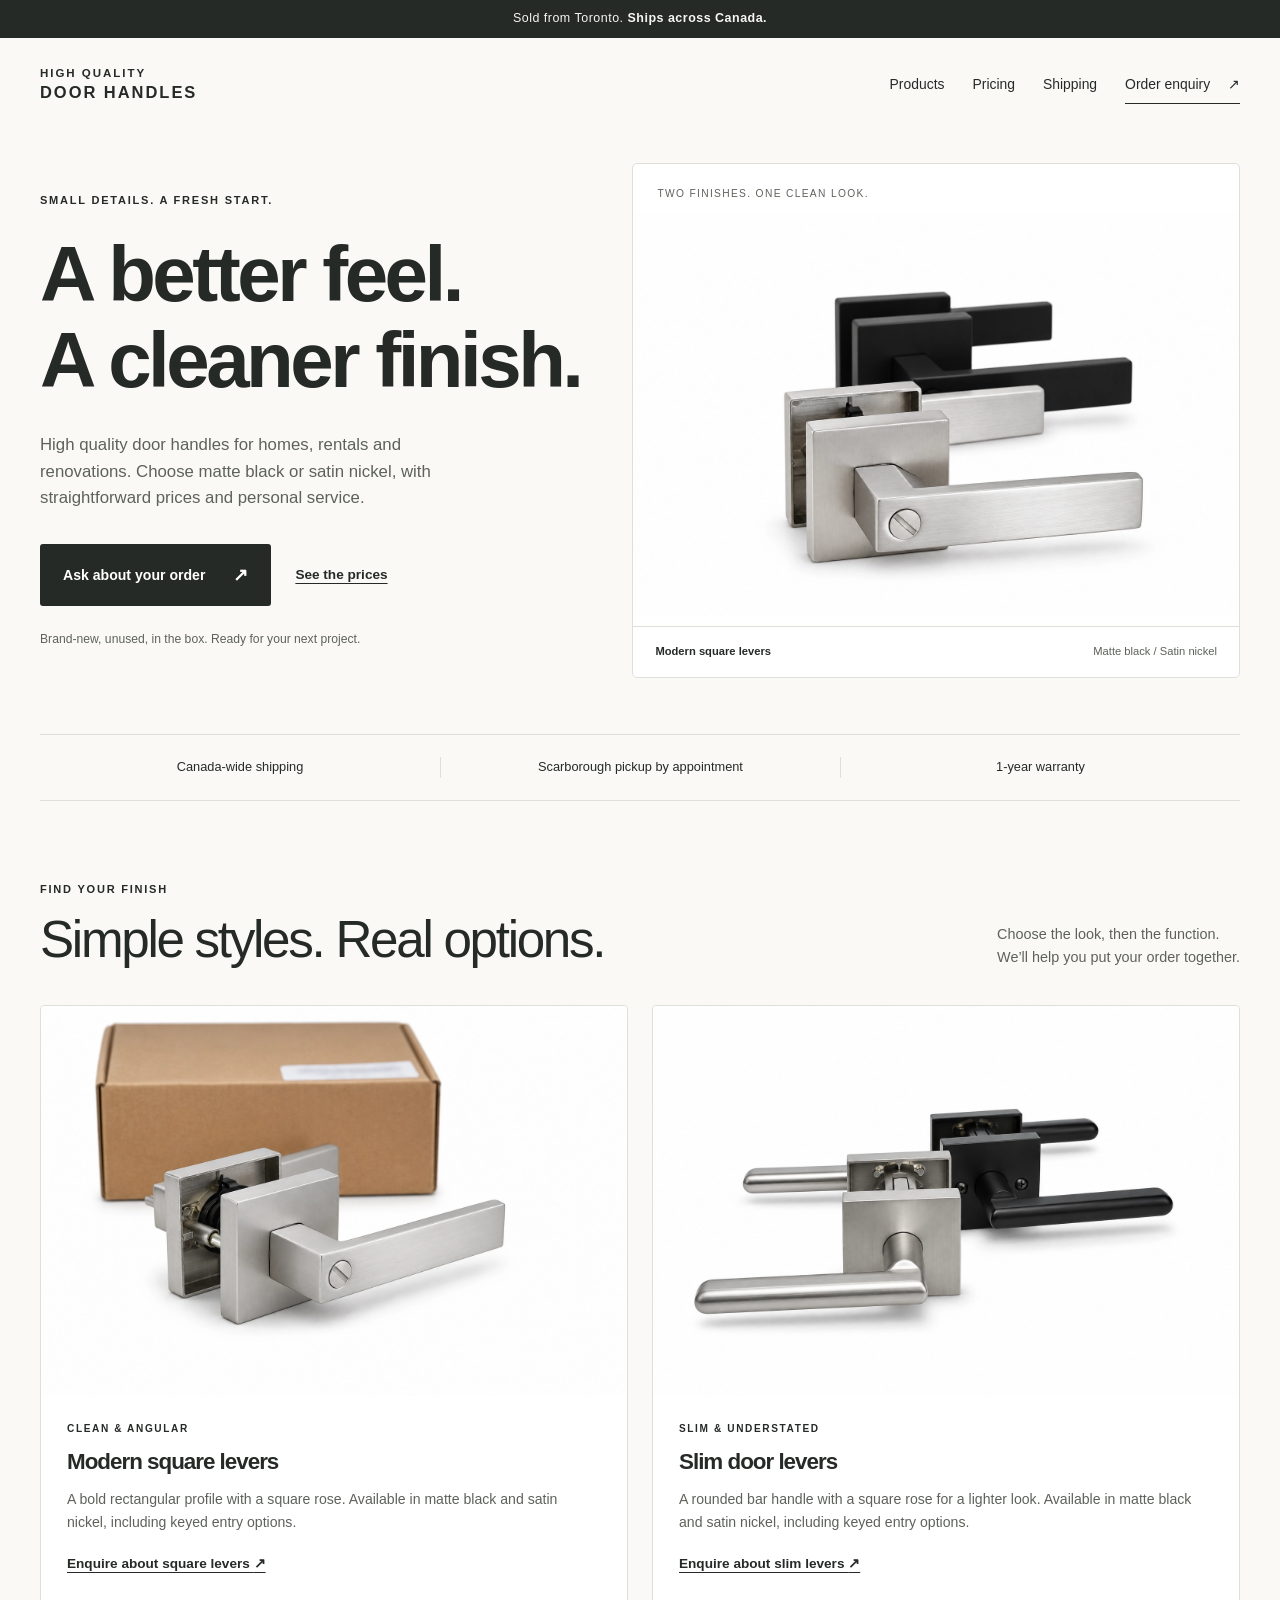
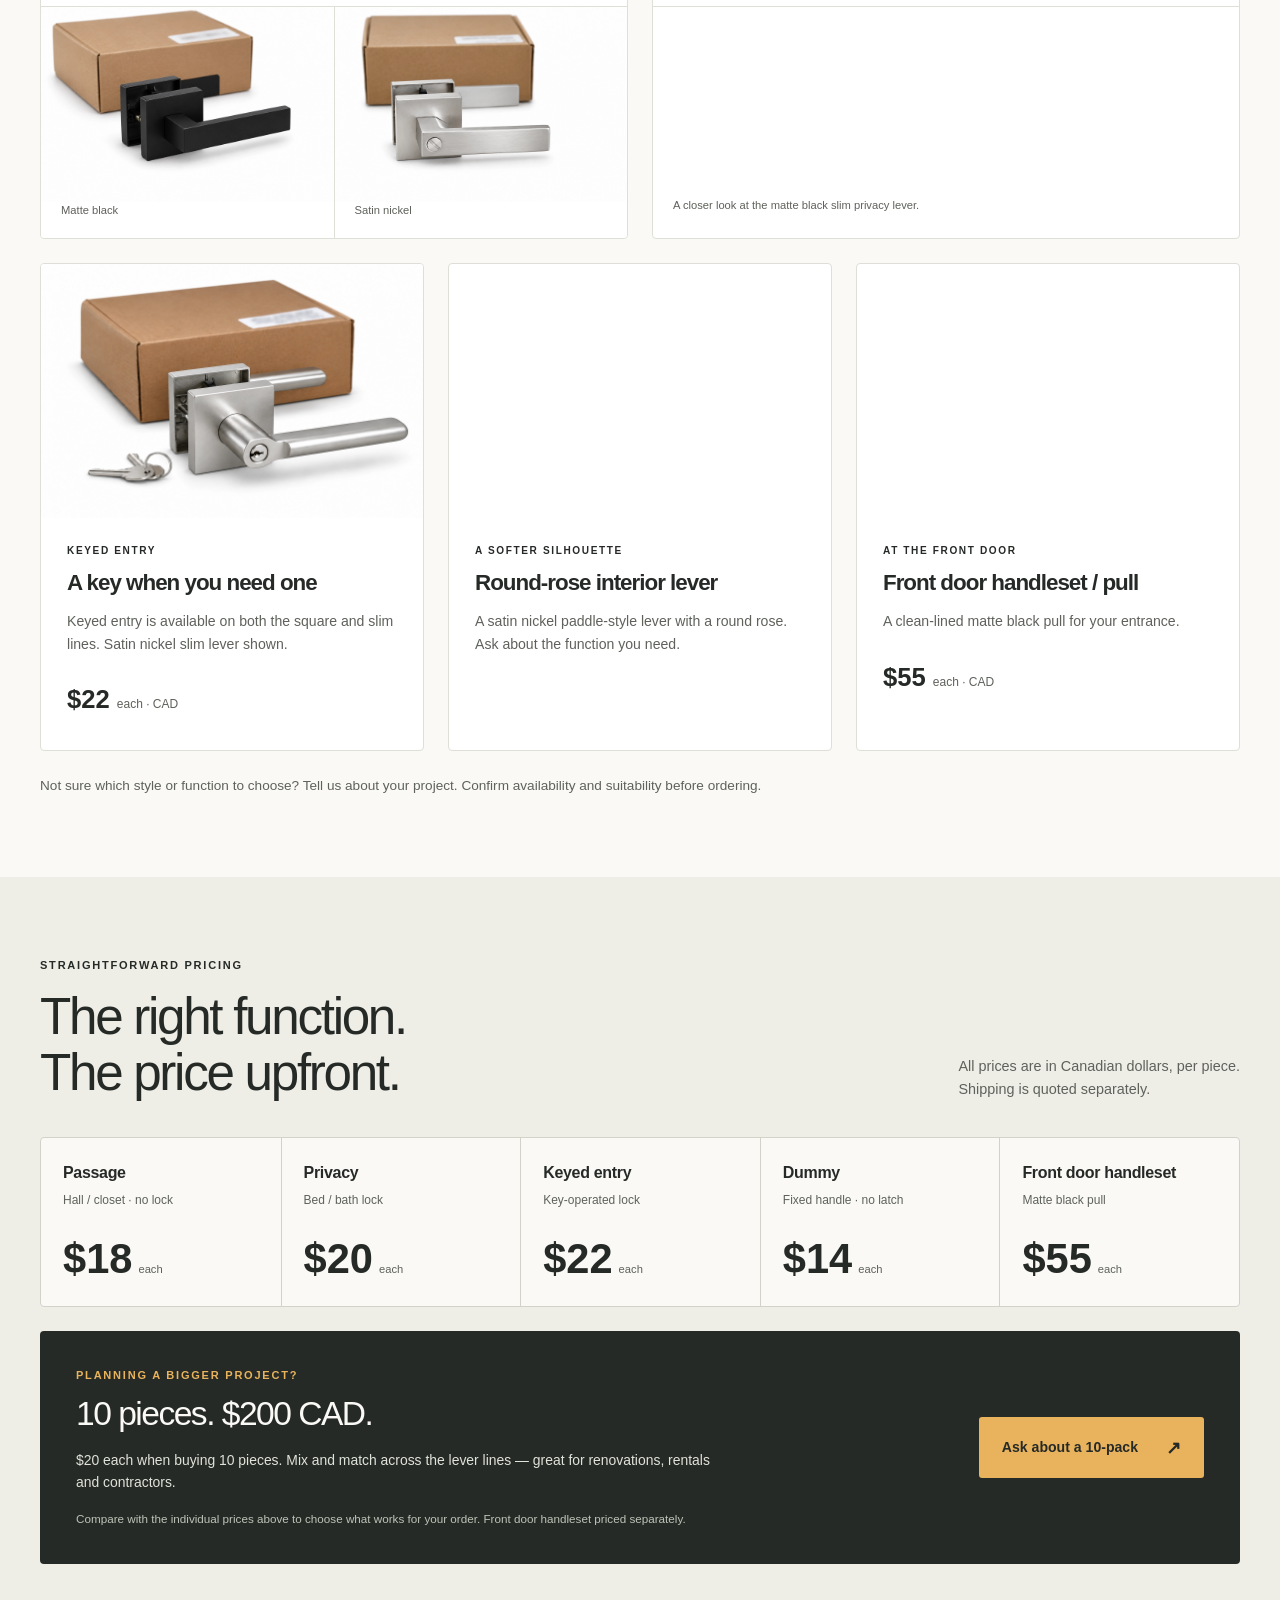
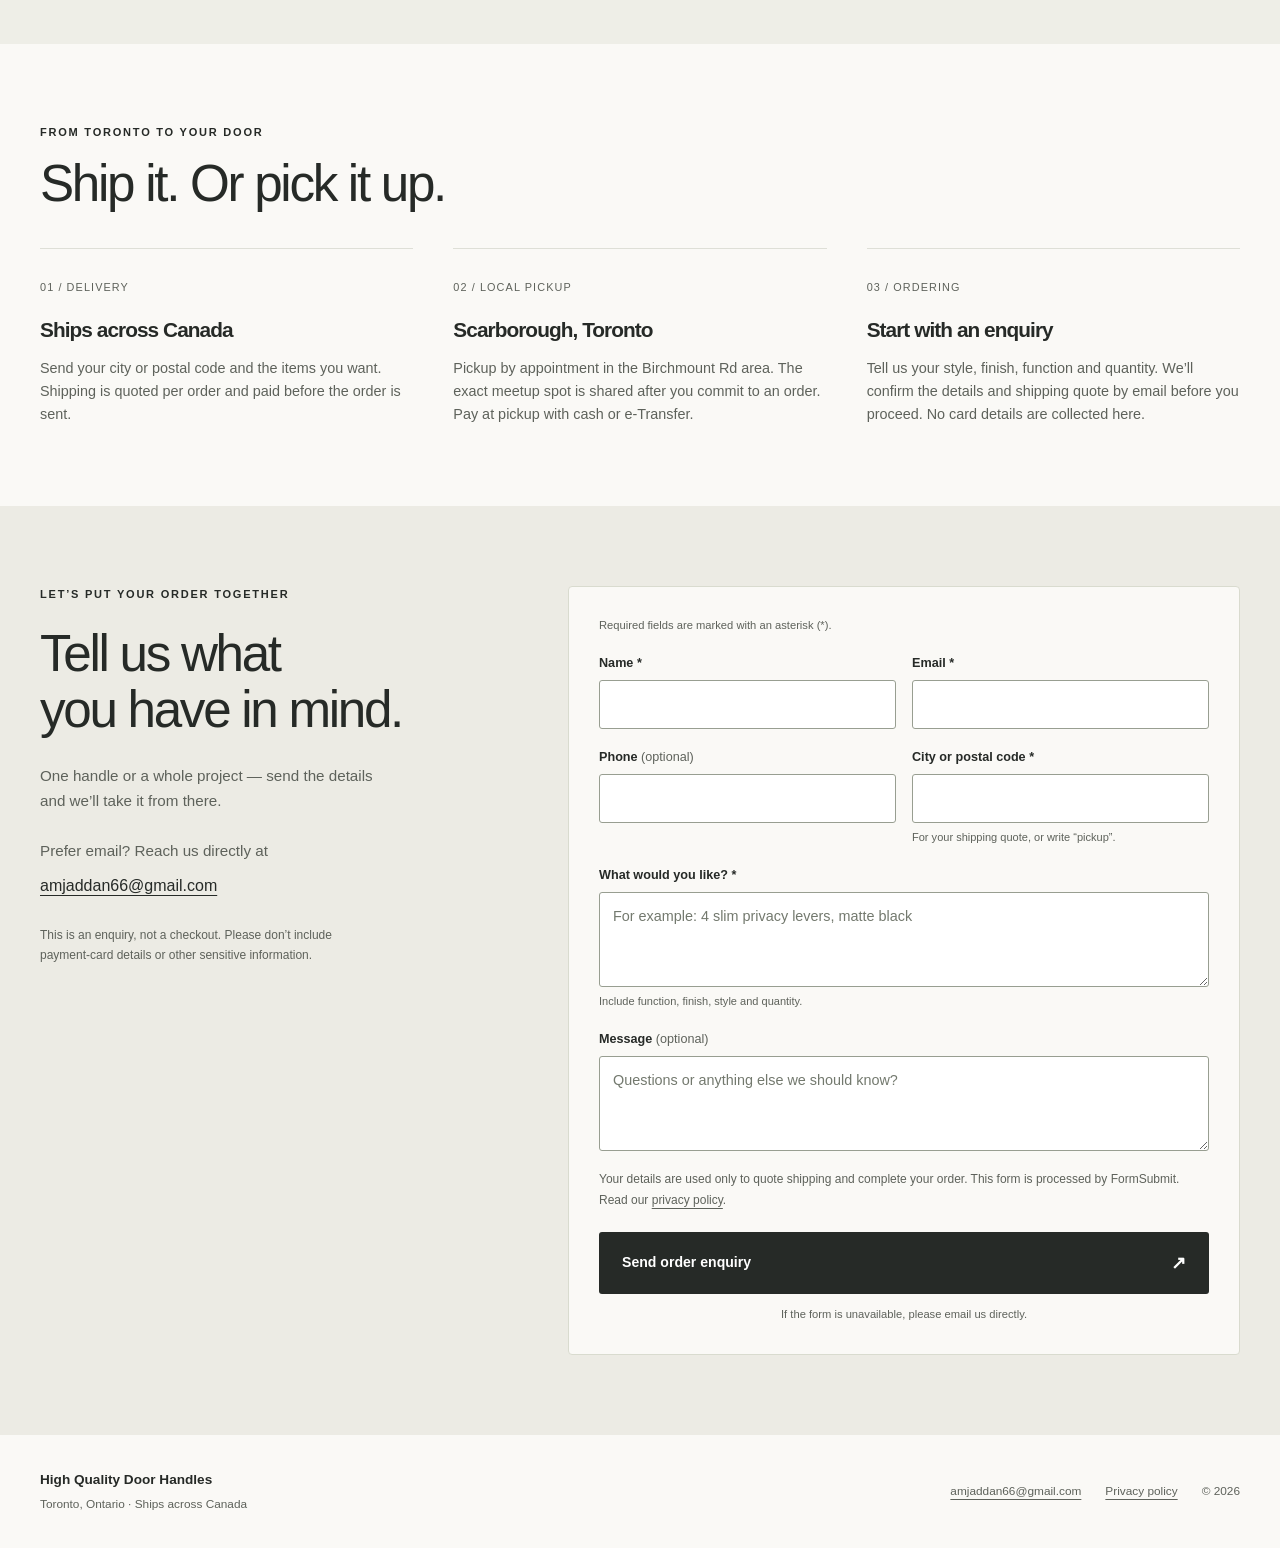
<file: index.html>
<!doctype html>
<html lang="en-CA">
<head>
  <meta charset="utf-8">
  <meta name="viewport" content="width=device-width, initial-scale=1">
  <meta name="description" content="Brand-new door handles in matte black and satin nickel. Clear CAD pricing, Canada-wide shipping quotes, and appointment pickup in Scarborough, Toronto.">
  <meta name="theme-color" content="#262a27">
  <title>High Quality Door Handles</title>
  <link rel="stylesheet" href="styles.css">
</head>
<body>
<a class="skip" href="#main">Skip to content</a>
<div class="announcement">Sold from Toronto. <strong>Ships across Canada.</strong></div>
<header class="header wrap">
  <a class="brand" href="index.html" aria-label="High Quality Door Handles home">HIGH QUALITY<span>DOOR HANDLES</span></a>
  <nav aria-label="Main navigation"><a href="#products">Products</a><a href="#pricing">Pricing</a><a href="#shipping">Shipping</a><a class="nav-order" href="#order">Order enquiry <span aria-hidden="true">↗</span></a></nav>
</header>
<main id="main">
  <section class="hero wrap" aria-labelledby="hero-title">
    <div class="hero-copy">
      <p class="eyebrow">SMALL DETAILS. A FRESH START.</p>
      <h1 id="hero-title">A better feel.<br>A cleaner finish.</h1>
      <p class="intro">High quality door handles for homes, rentals and renovations. Choose matte black or satin nickel, with straightforward prices and personal service.</p>
      <div class="actions"><a class="button" href="#order">Ask about your order <span aria-hidden="true">↗</span></a><a class="text-link" href="#pricing">See the prices</a></div>
      <p class="hero-note">Brand-new, unused, in the box. Ready for your next project.</p>
    </div>
    <div class="hero-photo"><span class="photo-tag">TWO FINISHES. ONE CLEAN LOOK.</span><img src="images/square-levers.webp" width="1536" height="1024" fetchpriority="high" alt="Modern square-rose door levers in satin nickel and matte black"><div class="photo-caption"><span>Modern square levers</span><span>Matte black / Satin nickel</span></div></div>
  </section>
  <div class="benefits wrap" aria-label="At a glance"><span>Canada-wide shipping</span><span>Scarborough pickup by appointment</span><span>1-year warranty</span></div>

  <section class="section wrap" id="products" aria-labelledby="products-title">
    <div class="section-heading"><div><p class="eyebrow">FIND YOUR FINISH</p><h2 id="products-title">Simple styles. Real options.</h2></div><p>Choose the look, then the function.<br>We’ll help you put your order together.</p></div>
    <div class="catalogue">
      <article class="product wide">
        <img src="images/square-satin-nickel-box.webp" width="1536" height="1024" loading="lazy" decoding="async" alt="Satin nickel rectangular lever with a square rose beside its brown box">
        <div class="product-copy"><p class="eyebrow">CLEAN &amp; ANGULAR</p><h3>Modern square levers</h3><p>A bold rectangular profile with a square rose. Available in matte black and satin nickel, including keyed entry options.</p><a href="#order" class="text-link">Enquire about square levers <span aria-hidden="true">↗</span></a></div>
        <div class="detail-grid"><figure><img src="images/square-matte-black-box.webp" width="1536" height="1024" loading="lazy" decoding="async" alt="Matte black square lever beside its brown box"><figcaption>Matte black</figcaption></figure><figure><img src="images/square-satin-nickel-detail.webp" width="1536" height="1024" loading="lazy" decoding="async" alt="Another view of the satin nickel square lever beside its box"><figcaption>Satin nickel</figcaption></figure></div>
      </article>
      <article class="product wide">
        <img src="images/slim-levers.webp" width="1536" height="1024" loading="lazy" decoding="async" alt="Slim round-bar levers with square roses in satin nickel and matte black">
        <div class="product-copy"><p class="eyebrow">SLIM &amp; UNDERSTATED</p><h3>Slim door levers</h3><p>A rounded bar handle with a square rose for a lighter look. Available in matte black and satin nickel, including keyed entry options.</p><a href="#order" class="text-link">Enquire about slim levers <span aria-hidden="true">↗</span></a></div>
        <figure class="parts"><img src="images/slim-matte-black-parts.webp" width="1536" height="1024" loading="lazy" decoding="async" alt="Matte black slim privacy lever shown with its mechanism, latch and separate fittings"><figcaption>A closer look at the matte black slim privacy lever.</figcaption></figure>
      </article>
      <article class="product"><img src="images/keyed-satin-nickel.webp" width="1536" height="1024" loading="lazy" decoding="async" alt="Satin nickel keyed slim lever shown with keys and a brown box"><div class="product-copy"><p class="eyebrow">KEYED ENTRY</p><h3>A key when you need one</h3><p>Keyed entry is available on both the square and slim lines. Satin nickel slim lever shown.</p><p class="product-price">$22 <span>each · CAD</span></p></div></article>
      <article class="product"><img src="images/round-rose-interior.webp" width="1536" height="1024" loading="lazy" decoding="async" alt="Satin nickel paddle-style interior lever with round roses and the internal mechanism visible"><div class="product-copy"><p class="eyebrow">A SOFTER SILHOUETTE</p><h3>Round-rose interior lever</h3><p>A satin nickel paddle-style lever with a round rose. Ask about the function you need.</p></div></article>
      <article class="product"><img src="images/front-door-handleset.webp" width="1536" height="1024" loading="lazy" decoding="async" alt="Matte black front-door pull with rectangular mounting plates"><div class="product-copy"><p class="eyebrow">AT THE FRONT DOOR</p><h3>Front door handleset / pull</h3><p>A clean-lined matte black pull for your entrance.</p><p class="product-price">$55 <span>each · CAD</span></p></div></article>
    </div>
    <p class="section-note">Not sure which style or function to choose? Tell us about your project. Confirm availability and suitability before ordering.</p>
  </section>

  <section class="pricing-section" id="pricing" aria-labelledby="pricing-title"><div class="wrap section">
    <div class="section-heading"><div><p class="eyebrow">STRAIGHTFORWARD PRICING</p><h2 id="pricing-title">The right function.<br>The price upfront.</h2></div><p>All prices are in Canadian dollars, per piece.<br>Shipping is quoted separately.</p></div>
    <div class="price-list">
      <div class="price-item"><div><h3>Passage</h3><p>Hall / closet · no lock</p></div><strong>$18<span>each</span></strong></div>
      <div class="price-item"><div><h3>Privacy</h3><p>Bed / bath lock</p></div><strong>$20<span>each</span></strong></div>
      <div class="price-item"><div><h3>Keyed entry</h3><p>Key-operated lock</p></div><strong>$22<span>each</span></strong></div>
      <div class="price-item"><div><h3>Dummy</h3><p>Fixed handle · no latch</p></div><strong>$14<span>each</span></strong></div>
      <div class="price-item"><div><h3>Front door handleset</h3><p>Matte black pull</p></div><strong>$55<span>each</span></strong></div>
    </div>
    <aside class="bulk"><div><p class="eyebrow">PLANNING A BIGGER PROJECT?</p><h3>10 pieces. $200 CAD.</h3><p>$20 each when buying 10 pieces. Mix and match across the lever lines — great for renovations, rentals and contractors.</p><p class="bulk-note">Compare with the individual prices above to choose what works for your order. Front door handleset priced separately.</p></div><a class="button button-light" href="#order">Ask about a 10-pack <span aria-hidden="true">↗</span></a></aside>
  </div></section>

  <section class="section wrap" id="shipping" aria-labelledby="shipping-title">
    <div class="section-heading"><div><p class="eyebrow">FROM TORONTO TO YOUR DOOR</p><h2 id="shipping-title">Ship it. Or pick it up.</h2></div></div>
    <div class="info-grid"><article><span class="step">01 / DELIVERY</span><h3>Ships across Canada</h3><p>Send your city or postal code and the items you want. Shipping is quoted per order and paid before the order is sent.</p></article><article><span class="step">02 / LOCAL PICKUP</span><h3>Scarborough, Toronto</h3><p>Pickup by appointment in the Birchmount Rd area. The exact meetup spot is shared after you commit to an order. Pay at pickup with cash or e-Transfer.</p></article><article><span class="step">03 / ORDERING</span><h3>Start with an enquiry</h3><p>Tell us your style, finish, function and quantity. We’ll confirm the details and shipping quote by email before you proceed. No card details are collected here.</p></article></div>
  </section>

  <section class="order-section" id="order" aria-labelledby="order-title"><div class="wrap order-layout section">
    <div class="order-copy"><p class="eyebrow">LET’S PUT YOUR ORDER TOGETHER</p><h2 id="order-title">Tell us what<br>you have in mind.</h2><p>One handle or a whole project — send the details and we’ll take it from there.</p><p>Prefer email? Reach us directly at<br><a class="email" href="mailto:amjaddan66@gmail.com">amjaddan66@gmail.com</a></p><p class="small">This is an enquiry, not a checkout. Please don’t include payment-card details or other sensitive information.</p></div>
    <form action="https://formsubmit.co/amjaddan66@gmail.com" method="POST">
      <input type="hidden" name="_subject" value="Door handle order">
      <input type="hidden" name="_template" value="table">
      <div class="honeypot" aria-hidden="true"><label>Leave this field empty<input type="text" name="_honey" tabindex="-1" autocomplete="off"></label></div>
      <p class="form-note">Required fields are marked with an asterisk (*).</p>
      <div class="form-row"><div class="field"><label for="name">Name *</label><input id="name" name="name" autocomplete="name" maxlength="120" required></div><div class="field"><label for="email">Email *</label><input id="email" name="email" type="email" autocomplete="email" maxlength="254" required></div></div>
      <div class="form-row"><div class="field"><label for="phone">Phone <span>(optional)</span></label><input id="phone" name="phone" type="tel" autocomplete="tel" maxlength="40"></div><div class="field"><label for="location">City or postal code *</label><input id="location" name="city_or_postal_code" maxlength="120" aria-describedby="location-help" required><small id="location-help">For your shipping quote, or write “pickup”.</small></div></div>
      <div class="field"><label for="items">What would you like? *</label><textarea id="items" name="requested_items" rows="3" maxlength="3000" placeholder="For example: 4 slim privacy levers, matte black" aria-describedby="items-help" required></textarea><small id="items-help">Include function, finish, style and quantity.</small></div>
      <div class="field"><label for="message">Message <span>(optional)</span></label><textarea id="message" name="message" rows="3" maxlength="3000" placeholder="Questions or anything else we should know?"></textarea></div>
      <p class="small">Your details are used only to quote shipping and complete your order. This form is processed by FormSubmit. Read our <a href="privacy.html">privacy policy</a>.</p>
      <button class="button" type="submit">Send order enquiry <span aria-hidden="true">↗</span></button>
      <p class="form-note">If the form is unavailable, please email us directly.</p>
    </form>
  </div></section>
</main>
<footer class="wrap footer"><div><strong>High Quality Door Handles</strong><p>Toronto, Ontario · Ships across Canada</p></div><div><a href="mailto:amjaddan66@gmail.com">amjaddan66@gmail.com</a><a href="privacy.html">Privacy policy</a><span>© 2026</span></div></footer>
</body>
</html>
</file>
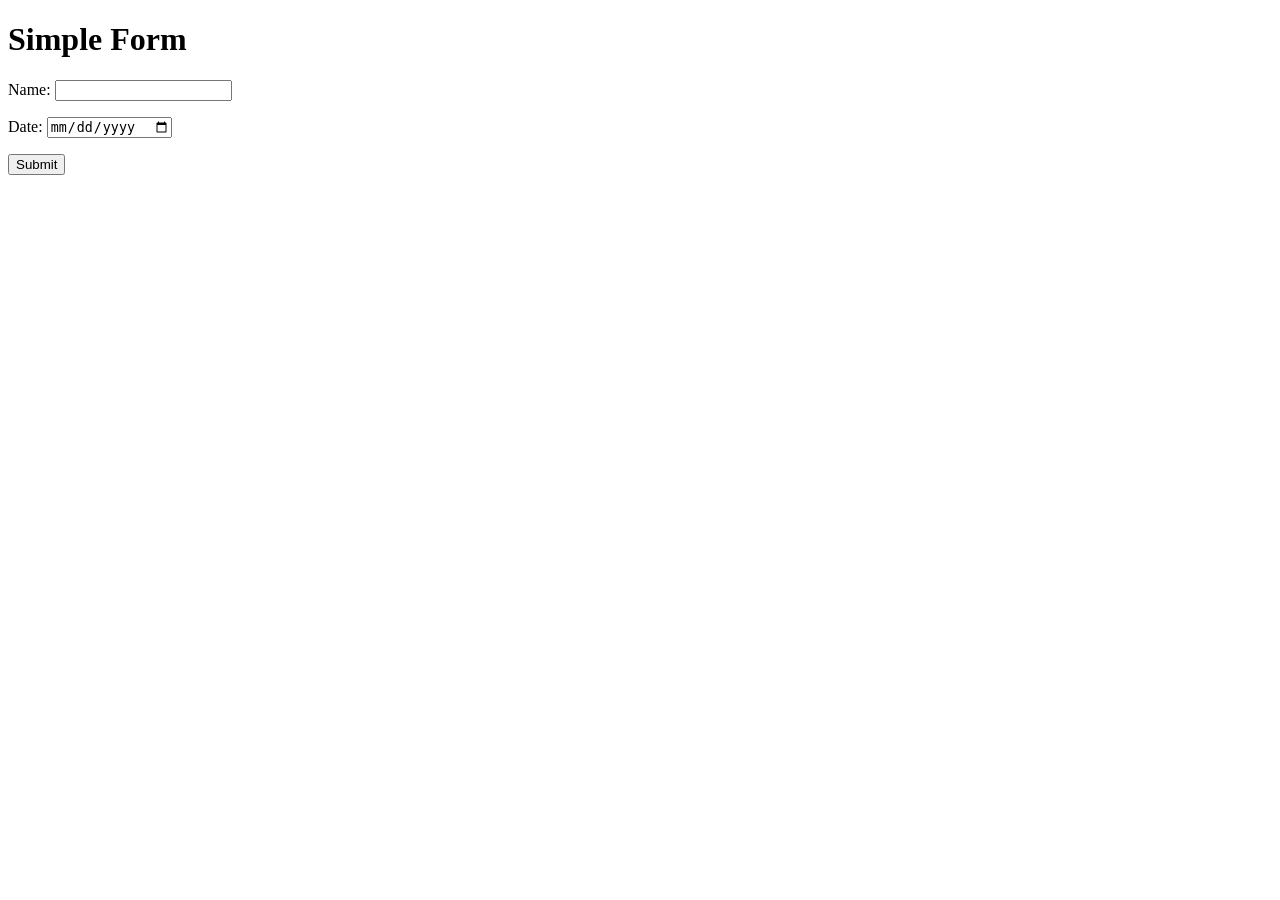
<file: form.html>
<!DOCTYPE html>
<html lang="en">
<head>
    <meta charset="UTF-8">
    <meta name="viewport" content="width=device-width, initial-scale=1.0">
    <title>Simple Form</title>
</head>
<body>
    <h1>Simple Form</h1>
    <form action="#" method="post">
        <p>
            <label for="name">Name:</label>
            <input type="text" id="name" name="name" required>
        </p>
        <p>
            <label for="appointment-date">Date:</label>
            <input type="date" id="appointment-date" name="appointment-date" required>
        </p>
        <p>
            <button type="submit">Submit</button>
        </p>
    </form>
</body>
</html>
</file>
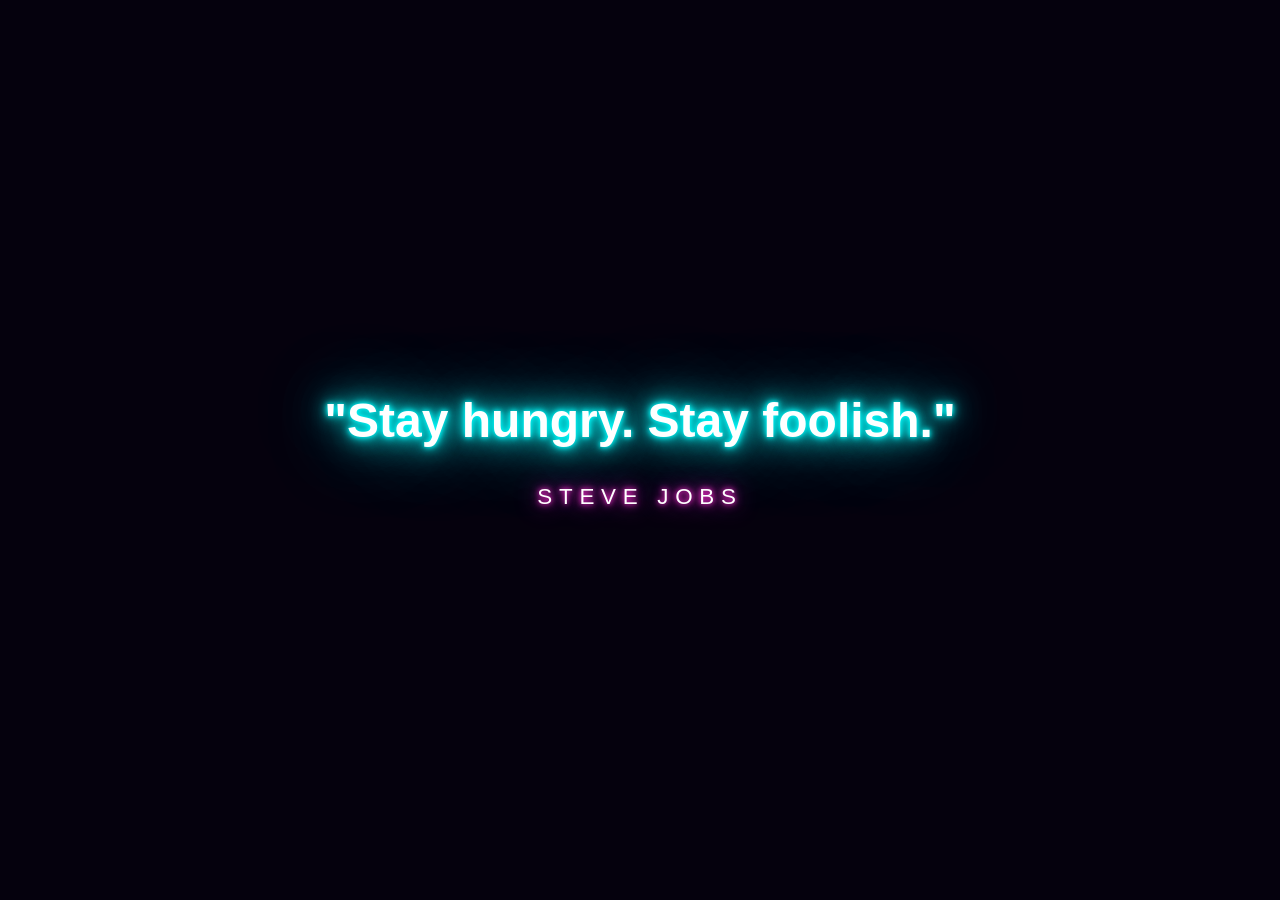
<file: neon-quote.html>
<!DOCTYPE html>
<html lang="en">
<head>
    <meta charset="UTF-8">
    <meta name="viewport" content="width=device-width, initial-scale=1.0">
    <title>Neon Quote</title>
    <style>
        :root {
            --neon: #0ff;
            --neon-pink: #ff2bd6;
        }

        * {
            margin: 0;
            padding: 0;
            box-sizing: border-box;
        }

        body {
            min-height: 100vh;
            display: flex;
            align-items: center;
            justify-content: center;
            background: #05010d;
            font-family: "Segoe UI", Helvetica, Arial, sans-serif;
            padding: 2rem;
            overflow: hidden;
        }

        .quote {
            max-width: 700px;
            text-align: center;
        }

        .quote p {
            font-size: clamp(1.5rem, 5vw, 3rem);
            font-weight: 700;
            line-height: 1.3;
            color: #fff;
            text-shadow:
                0 0 5px var(--neon),
                0 0 10px var(--neon),
                0 0 20px var(--neon),
                0 0 40px var(--neon),
                0 0 80px var(--neon);
            animation: flicker 3s infinite alternate;
        }

        .quote cite {
            display: block;
            margin-top: 2rem;
            font-size: clamp(1rem, 3vw, 1.4rem);
            font-style: normal;
            letter-spacing: 0.3em;
            text-transform: uppercase;
            color: #fff;
            text-shadow:
                0 0 5px var(--neon-pink),
                0 0 10px var(--neon-pink),
                0 0 25px var(--neon-pink);
        }

        @keyframes flicker {
            0%, 18%, 22%, 25%, 53%, 57%, 100% {
                opacity: 1;
            }
            20%, 24%, 55% {
                opacity: 0.45;
            }
        }
    </style>
</head>
<body>
    <blockquote class="quote">
        <p>"Stay hungry. Stay foolish."</p>
        <cite>Steve Jobs</cite>
    </blockquote>
</body>
</html>
</file>
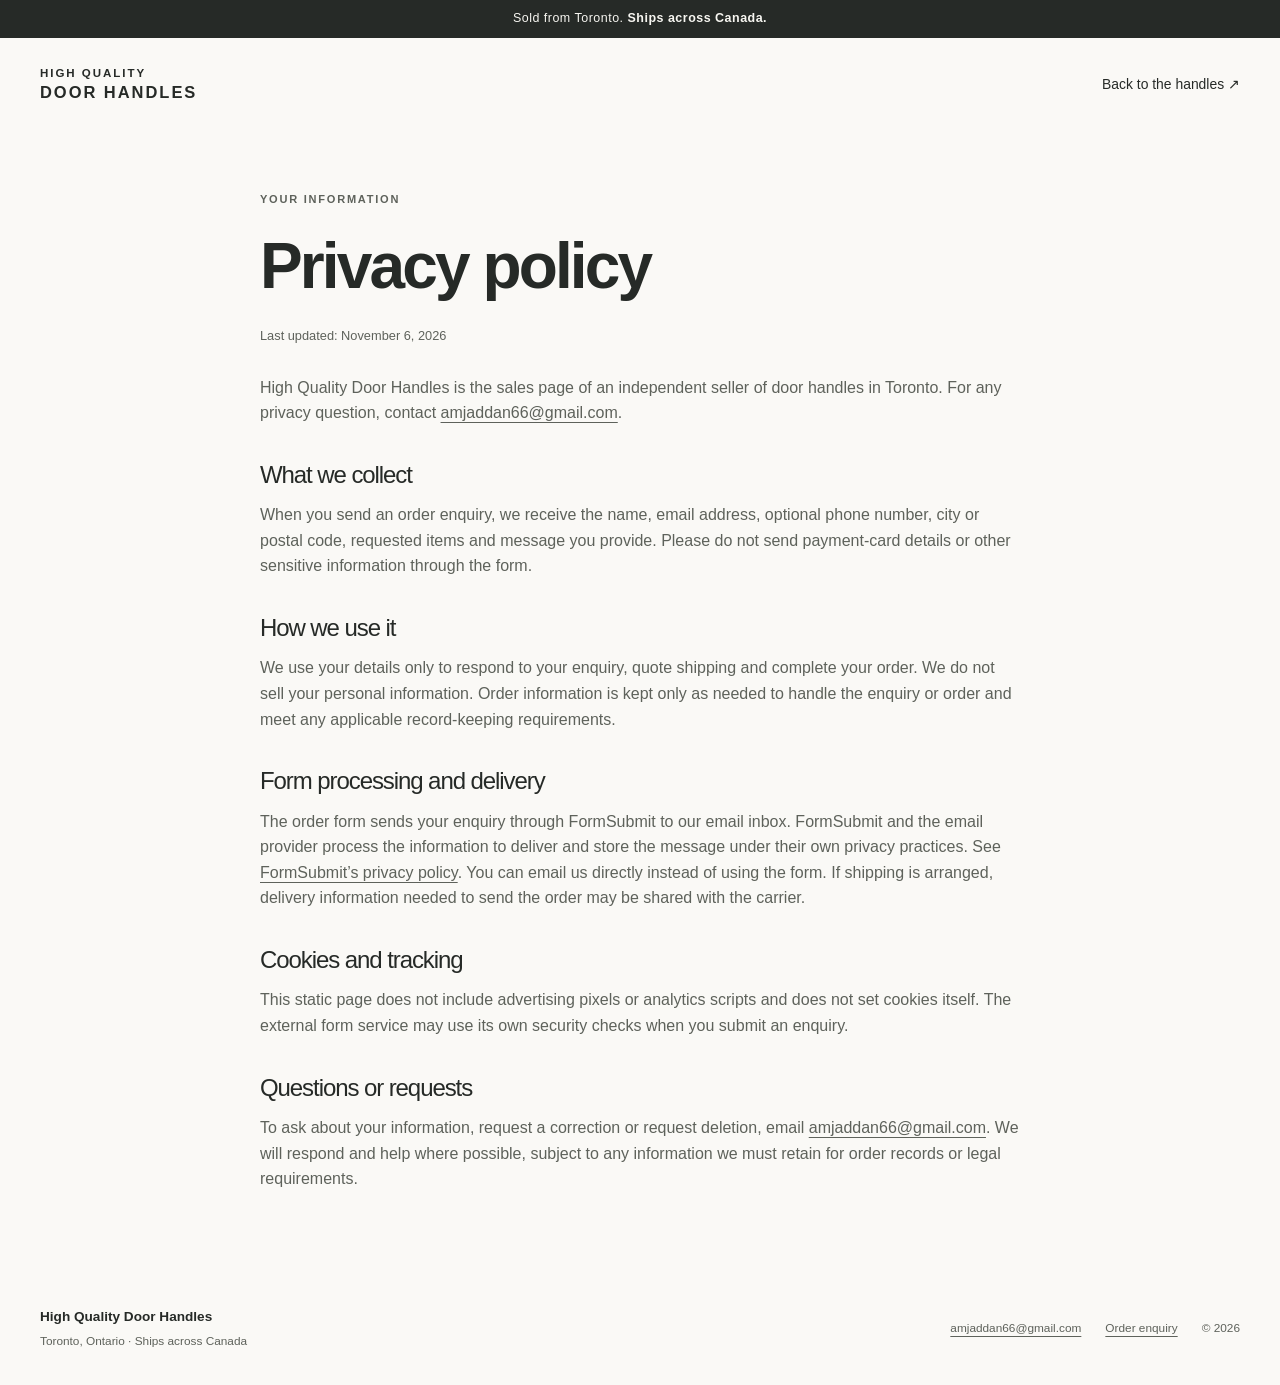
<file: privacy.html>
<!doctype html>
<html lang="en-CA">
<head><meta charset="utf-8"><meta name="viewport" content="width=device-width, initial-scale=1"><meta name="description" content="How order enquiry information is used by an independent door handle seller in Toronto."><meta name="theme-color" content="#262a27"><title>Privacy policy | High Quality Door Handles</title><link rel="stylesheet" href="styles.css"></head>
<body>
<a class="skip" href="#main">Skip to content</a>
<div class="announcement">Sold from Toronto. <strong>Ships across Canada.</strong></div>
<header class="header wrap"><a class="brand" href="index.html">HIGH QUALITY<span>DOOR HANDLES</span></a><nav aria-label="Main navigation"><a href="index.html">Back to the handles <span aria-hidden="true">↗</span></a></nav></header>
<main id="main" class="wrap privacy">
<p class="eyebrow">YOUR INFORMATION</p><h1>Privacy policy</h1><p class="updated">Last updated: November 6, 2026</p>
<p>High Quality Door Handles is the sales page of an independent seller of door handles in Toronto. For any privacy question, contact <a href="mailto:amjaddan66@gmail.com">amjaddan66@gmail.com</a>.</p>
<h2>What we collect</h2><p>When you send an order enquiry, we receive the name, email address, optional phone number, city or postal code, requested items and message you provide. Please do not send payment-card details or other sensitive information through the form.</p>
<h2>How we use it</h2><p>We use your details only to respond to your enquiry, quote shipping and complete your order. We do not sell your personal information. Order information is kept only as needed to handle the enquiry or order and meet any applicable record-keeping requirements.</p>
<h2>Form processing and delivery</h2><p>The order form sends your enquiry through FormSubmit to our email inbox. FormSubmit and the email provider process the information to deliver and store the message under their own privacy practices. See <a href="https://formsubmit.co/privacy.pdf" rel="noopener noreferrer">FormSubmit’s privacy policy</a>. You can email us directly instead of using the form. If shipping is arranged, delivery information needed to send the order may be shared with the carrier.</p>
<h2>Cookies and tracking</h2><p>This static page does not include advertising pixels or analytics scripts and does not set cookies itself. The external form service may use its own security checks when you submit an enquiry.</p>
<h2>Questions or requests</h2><p>To ask about your information, request a correction or request deletion, email <a href="mailto:amjaddan66@gmail.com">amjaddan66@gmail.com</a>. We will respond and help where possible, subject to any information we must retain for order records or legal requirements.</p>
</main>
<footer class="wrap footer"><div><strong>High Quality Door Handles</strong><p>Toronto, Ontario · Ships across Canada</p></div><div><a href="mailto:amjaddan66@gmail.com">amjaddan66@gmail.com</a><a href="index.html#order">Order enquiry</a><span>© 2026</span></div></footer>
</body></html>
</file>
<file: styles.css>
:root{--ink:#262a27;--muted:#5e625b;--paper:#faf9f6;--line:#dedfd7;--accent:#e8b35c;--soft:#eeeee7;--white:#fff}*{box-sizing:border-box}html{scroll-behavior:smooth;scroll-padding-top:24px}body{margin:0;background:var(--paper);color:var(--ink);font-family:Arial,Helvetica,sans-serif;font-size:16px;line-height:1.6}a{color:inherit;text-underline-offset:4px}a:hover{text-decoration-thickness:2px}img{display:block;max-width:100%;height:auto}h1,h2,h3,p,figure{margin:0}h1,h2,h3{line-height:1.1;letter-spacing:-.045em}h1{font-size:clamp(3rem,6.1vw,5.6rem);font-weight:600}h2{font-size:clamp(2rem,4vw,3.25rem);font-weight:500}h3{font-size:1.4rem;font-weight:600}p+p{margin-top:16px}.wrap{width:min(1200px,calc(100% - 48px));margin-inline:auto}.announcement{text-align:center;background:var(--ink);color:#f7f6f1;padding:9px 16px;font-size:.78rem;letter-spacing:.04em}.header{display:flex;align-items:center;justify-content:space-between;gap:24px;padding-block:27px}.brand{text-decoration:none;font-size:.72rem;font-weight:700;line-height:1.4;letter-spacing:.17em}.brand span{display:block;font-size:1.03rem;letter-spacing:.12em}.header nav{display:flex;gap:28px;align-items:center;font-size:.87rem}.header nav a{text-decoration:none}.header nav a:hover{text-decoration:underline}.nav-order{border-bottom:1px solid var(--ink);padding-block:8px}.nav-order span{margin-left:14px}.hero{display:grid;grid-template-columns:1fr 1.1fr;align-items:center;gap:40px;padding-top:32px;padding-bottom:56px}.eyebrow{font-size:.69rem;letter-spacing:.16em;font-weight:700;margin-bottom:22px}.intro{font-size:1.05rem;color:var(--muted);max-width:440px;margin-top:28px}.actions{display:flex;align-items:center;gap:24px;flex-wrap:wrap;margin-top:32px}.button{display:inline-flex;justify-content:space-between;align-items:center;gap:28px;background:var(--ink);color:white;text-decoration:none;padding:16px 22px;border:1px solid transparent;border-radius:3px;font-size:.88rem;font-weight:600;line-height:1.5;cursor:pointer;font-family:inherit}.button:hover{background:#41473f}.button span{font-size:1.15rem}.text-link{font-size:.85rem;font-weight:600}.hero-note{font-size:.76rem;color:var(--muted);margin-top:24px}.hero-photo{background:white;border:1px solid var(--line);border-radius:5px;overflow:hidden}.photo-tag{display:block;padding:22px 24px 0;font-size:.64rem;letter-spacing:.13em;color:var(--muted)}.hero-photo img{width:100%;margin-block:10px}.photo-caption{display:flex;justify-content:space-between;gap:12px;border-top:1px solid var(--line);padding:16px 22px;font-size:.7rem;color:var(--muted)}.photo-caption span:first-child{font-weight:700;color:var(--ink)}.benefits{display:grid;grid-template-columns:repeat(3,1fr);border-block:1px solid var(--line);padding-block:22px;font-size:.8rem}.benefits span{text-align:center}.benefits span+span{border-left:1px solid var(--line)}.section{padding-block:80px}.section-heading{display:flex;justify-content:space-between;align-items:end;gap:30px;margin-bottom:36px}.section-heading .eyebrow{margin-bottom:14px}.section-heading>p{font-size:.9rem;color:var(--muted)}.catalogue{display:grid;grid-template-columns:repeat(6,1fr);gap:24px}.product{grid-column:span 2;background:var(--white);border:1px solid var(--line);border-radius:4px;overflow:hidden}.product.wide{grid-column:span 3}.product>img{width:100%}.product-copy{padding:25px 26px 30px}.product-copy .eyebrow{margin-bottom:12px;font-size:.63rem}.product-copy p:not(.eyebrow):not(.product-price){font-size:.88rem;color:var(--muted);margin-top:14px}.product-copy .text-link{display:inline-block;margin-top:20px}.product-price{font-size:1.6rem;font-weight:600;margin-top:24px}.product-price span{font-size:.75rem;color:var(--muted);font-weight:400}.detail-grid{display:grid;grid-template-columns:1fr 1fr;gap:1px;background:var(--line);border-top:1px solid var(--line)}.detail-grid figure,.parts{background:white}.detail-grid figcaption,.parts figcaption{font-size:.7rem;color:var(--muted);padding:0 20px 18px}.parts{border-top:1px solid var(--line)}.parts img{max-height:190px;width:100%;object-fit:contain}.section-note{font-size:.85rem;color:var(--muted);margin-top:24px}.pricing-section{background:var(--soft)}.price-list{display:grid;grid-template-columns:repeat(5,1fr);border:1px solid #d1d3c8;border-radius:4px;background:var(--paper)}.price-item{padding:26px 22px;display:flex;flex-direction:column;justify-content:space-between;gap:28px}.price-item+.price-item{border-left:1px solid #d1d3c8}.price-item h3{font-size:1rem;letter-spacing:-.02em}.price-item p{font-size:.75rem;color:var(--muted);margin-top:9px}.price-item strong{font-size:2.6rem;line-height:1}.price-item strong span{font-size:.7rem;font-weight:400;margin-left:6px;color:var(--muted)}.bulk{display:flex;justify-content:space-between;align-items:center;gap:40px;background:var(--ink);color:var(--paper);margin-top:24px;padding:36px;border-radius:4px}.bulk .eyebrow{color:var(--accent);margin-bottom:12px}.bulk h3{font-size:2.1rem;font-weight:500}.bulk p:not(.eyebrow){font-size:.87rem;max-width:640px;margin-top:16px;color:#e0e3d9}.bulk p.bulk-note{font-size:.73rem;color:#bdc4b7}.button-light{background:var(--accent);color:var(--ink);flex-shrink:0}.button-light:hover{background:#f2c885}.info-grid{display:grid;grid-template-columns:repeat(3,1fr);gap:40px}.info-grid article{border-top:1px solid var(--line);padding-top:24px}.step{font-size:.68rem;color:var(--muted);letter-spacing:.1em}.info-grid h3{margin-top:20px;font-size:1.3rem}.info-grid p{margin-top:15px;font-size:.9rem;color:var(--muted)}.order-section{background:#ecebe4}.order-layout{display:grid;grid-template-columns:.8fr 1.2fr;gap:80px}.order-copy>p:not(.eyebrow){margin-top:26px;color:var(--muted);font-size:.95rem;max-width:340px}.order-copy .email{display:inline-block;font-size:1rem;color:var(--ink);margin-top:10px;overflow-wrap:anywhere}.order-copy p.small,.small{font-size:.75rem;line-height:1.7;color:var(--muted)}form{background:var(--paper);padding:30px;border:1px solid #d9dbcf;border-radius:4px}.form-note{font-size:.7rem;color:var(--muted);margin-bottom:18px}.form-row{display:grid;grid-template-columns:1fr 1fr;gap:16px}.field{margin-bottom:18px}label{display:block;font-size:.79rem;font-weight:600;margin-bottom:7px}label span{font-weight:400;color:var(--muted)}input,textarea{display:block;width:100%;border:1px solid #989e91;border-radius:3px;padding:12px 13px;font:inherit;font-size:.9rem;background:white;color:var(--ink)}textarea{resize:vertical}input::placeholder,textarea::placeholder{color:#73796e}small{display:block;font-size:.69rem;color:var(--muted);margin-top:6px}form .button{margin-top:22px;width:100%}form>.form-note:last-child{margin-block:12px 0;text-align:center}.honeypot{display:none}.footer{display:flex;justify-content:space-between;gap:24px;padding-block:34px;font-size:.74rem;color:var(--muted)}.footer strong{color:var(--ink);font-size:.85rem}.footer p{margin-top:5px}.footer>div:last-child{display:flex;gap:24px;flex-wrap:wrap;align-items:center}.skip{position:absolute;top:-100px;left:12px;background:var(--ink);color:white;padding:10px;z-index:2}.skip:focus{top:12px}:focus-visible{outline:3px solid #9c6519;outline-offset:4px}.privacy{max-width:760px;padding-block:60px 80px}.privacy h1{font-size:clamp(2.8rem,6vw,4rem);margin-bottom:25px}.privacy h2{font-size:1.5rem;margin-top:36px;margin-bottom:14px}.privacy p{color:var(--muted)}.privacy .updated{font-size:.8rem;margin-bottom:28px}
@media(max-width:1000px){.hero{gap:24px}.catalogue{gap:16px}.product-copy{padding:22px}.price-item{padding:22px 14px}.order-layout{gap:36px}.bulk{padding:28px;gap:24px}.info-grid{gap:26px}.footer{flex-direction:column}.hero .actions{gap:18px}}
@media(max-width:760px){.wrap{width:calc(100% - 36px)}.header{flex-direction:column;align-items:flex-start;gap:18px;padding-block:20px}.header nav{width:100%;justify-content:space-between;gap:12px;font-size:.78rem}.nav-order span{margin-left:6px}.hero{grid-template-columns:1fr;padding-block:26px 32px;gap:30px}.hero-copy{max-width:560px}h1{font-size:clamp(3.1rem,10vw,4.4rem)}.intro{font-size:1rem;margin-top:22px;max-width:490px}.hero .eyebrow{margin-bottom:18px}.actions{margin-top:24px}.hero-note{margin-top:18px}.hero-photo{width:100%}.photo-tag{padding:18px 18px 0}.photo-caption{padding:14px;font-size:.65rem}.benefits{grid-template-columns:1fr;gap:10px;padding-block:18px;font-size:.76rem}.benefits span+span{border-left:0}.section{padding-block:52px}.section-heading{display:block;margin-bottom:28px}.section-heading>p{margin-top:18px}.catalogue{grid-template-columns:1fr;gap:20px}.product,.product.wide{grid-column:auto}.product-copy{padding:24px}.product h3{font-size:1.55rem}.parts img{max-height:240px}.price-list{grid-template-columns:1fr}.price-item{flex-direction:row;align-items:center;padding:20px 24px;gap:20px}.price-item+.price-item{border-left:0;border-top:1px solid #d1d3c8}.price-item strong{font-size:2.3rem;white-space:nowrap}.price-item h3{font-size:1.05rem}.price-item p{margin-top:5px}.bulk{flex-direction:column;align-items:flex-start;padding:28px 24px;gap:24px}.bulk .button{width:100%}.info-grid{grid-template-columns:1fr;gap:30px}.info-grid h3{margin-top:12px}.order-layout{grid-template-columns:1fr;gap:30px}.order-copy>p:not(.eyebrow){max-width:100%}.order-copy h2 br{display:none}form{padding:22px}.form-row{grid-template-columns:1fr;gap:0}.footer{padding-block:28px}.footer>div:last-child{gap:16px}.privacy{padding-top:38px}}
@media(prefers-reduced-motion:reduce){html{scroll-behavior:auto}}
</file>
